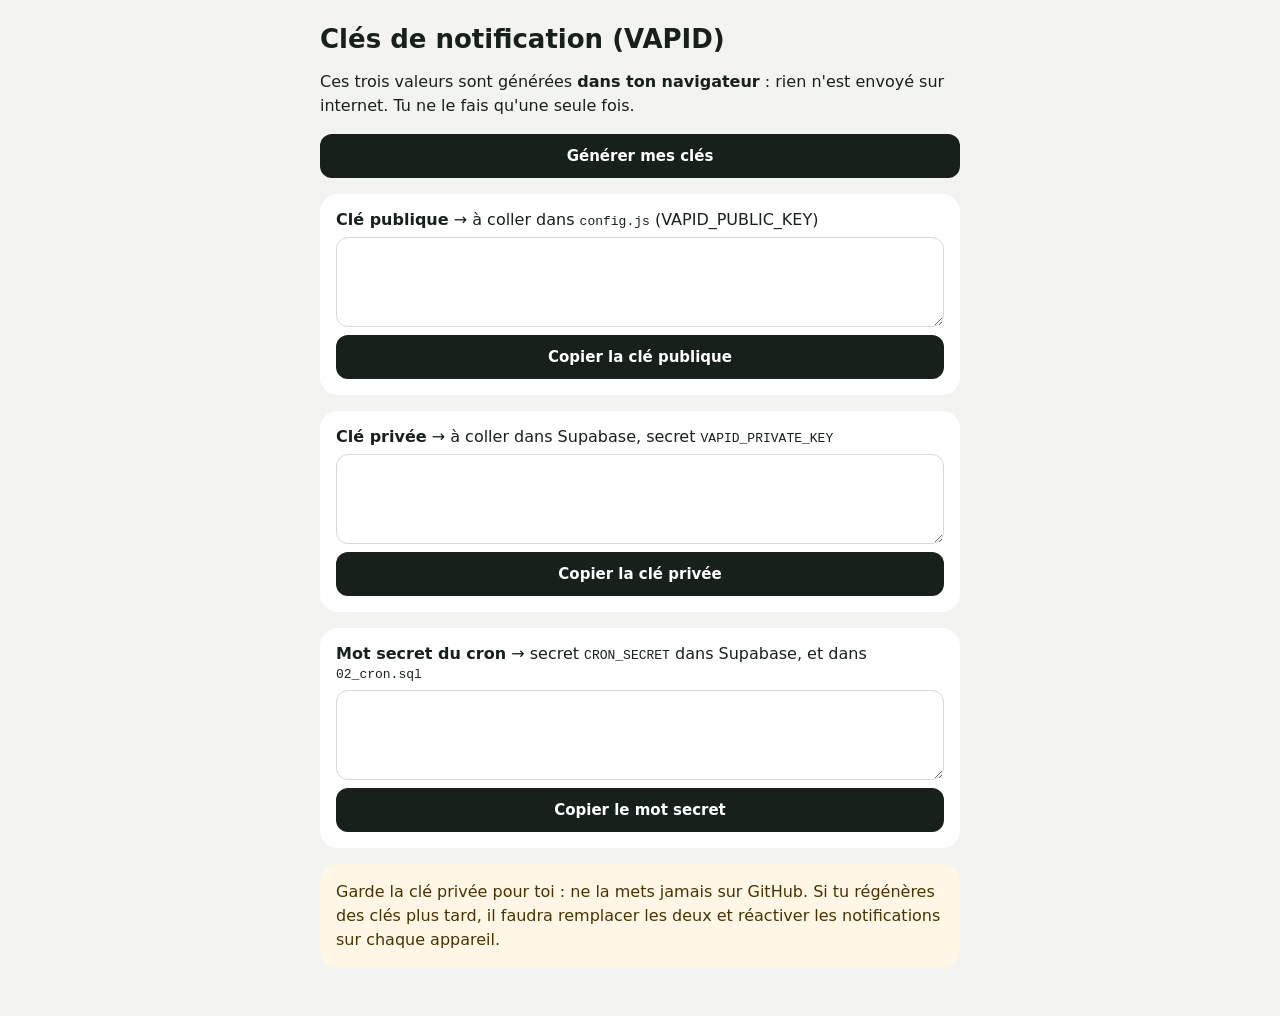
<file: cles-vapid.html>
<!doctype html>
<html lang="fr">
<head>
  <meta charset="utf-8">
  <meta name="viewport" content="width=device-width, initial-scale=1">
  <meta name="robots" content="noindex, nofollow">
  <title>Clés de notification</title>
  <style>
    body { margin: 0; font-family: system-ui, sans-serif; background: #F3F4F1; color: #17201B; }
    main { max-width: 640px; margin: 0 auto; padding: 24px 16px 48px; display: flex; flex-direction: column; gap: 16px; }
    h1 { margin: 0; font-size: 26px; }
    p { margin: 0; line-height: 1.5; }
    .card { background: #fff; border-radius: 18px; padding: 16px; display: flex; flex-direction: column; gap: 8px; }
    textarea { width: 100%; box-sizing: border-box; min-height: 90px; font: 13px/1.4 ui-monospace, monospace; border: 1px solid #D5D9D3; border-radius: 12px; padding: 10px; }
    button { min-height: 44px; border: none; border-radius: 12px; padding: 0 16px; font: 700 15px system-ui, sans-serif; background: #17201B; color: #fff; cursor: pointer; }
    .warn { background: #FFF6E5; color: #4A3200; }
  </style>
</head>
<body>
<main>
  <h1>Clés de notification (VAPID)</h1>
  <p>Ces trois valeurs sont générées <strong>dans ton navigateur</strong> : rien n'est envoyé sur internet. Tu ne le fais qu'une seule fois.</p>
  <button id="gen" type="button">Générer mes clés</button>
  <div class="card">
    <label for="pub"><strong>Clé publique</strong> → à coller dans <code>config.js</code> (VAPID_PUBLIC_KEY)</label>
    <textarea id="pub" readonly></textarea>
    <button type="button" data-copy="pub">Copier la clé publique</button>
  </div>
  <div class="card">
    <label for="priv"><strong>Clé privée</strong> → à coller dans Supabase, secret <code>VAPID_PRIVATE_KEY</code></label>
    <textarea id="priv" readonly></textarea>
    <button type="button" data-copy="priv">Copier la clé privée</button>
  </div>
  <div class="card">
    <label for="cron"><strong>Mot secret du cron</strong> → secret <code>CRON_SECRET</code> dans Supabase, et dans <code>02_cron.sql</code></label>
    <textarea id="cron" readonly></textarea>
    <button type="button" data-copy="cron">Copier le mot secret</button>
  </div>
  <p class="card warn">Garde la clé privée pour toi : ne la mets jamais sur GitHub. Si tu régénères des clés plus tard, il faudra remplacer les deux et réactiver les notifications sur chaque appareil.</p>
</main>
<script>
  const b64url = (buf) => btoa(String.fromCharCode(...new Uint8Array(buf))).replace(/\+/g, '-').replace(/\//g, '_').replace(/=+$/, '');
  document.getElementById('gen').addEventListener('click', async () => {
    const k = await crypto.subtle.generateKey({ name: 'ECDSA', namedCurve: 'P-256' }, true, ['sign', 'verify']);
    const pub = await crypto.subtle.exportKey('raw', k.publicKey);
    const jwk = await crypto.subtle.exportKey('jwk', k.privateKey);
    document.getElementById('pub').value = b64url(pub);
    document.getElementById('priv').value = JSON.stringify({ kty: jwk.kty, crv: jwk.crv, x: jwk.x, y: jwk.y, d: jwk.d });
    document.getElementById('cron').value = b64url(crypto.getRandomValues(new Uint8Array(24)));
  });
  document.querySelectorAll('[data-copy]').forEach((b) => b.addEventListener('click', async () => {
    const t = document.getElementById(b.dataset.copy);
    t.select();
    try { await navigator.clipboard.writeText(t.value); } catch { document.execCommand('copy'); }
    b.textContent = 'Copié ✓';
  }));
</script>
</body>
</html>
</file>
